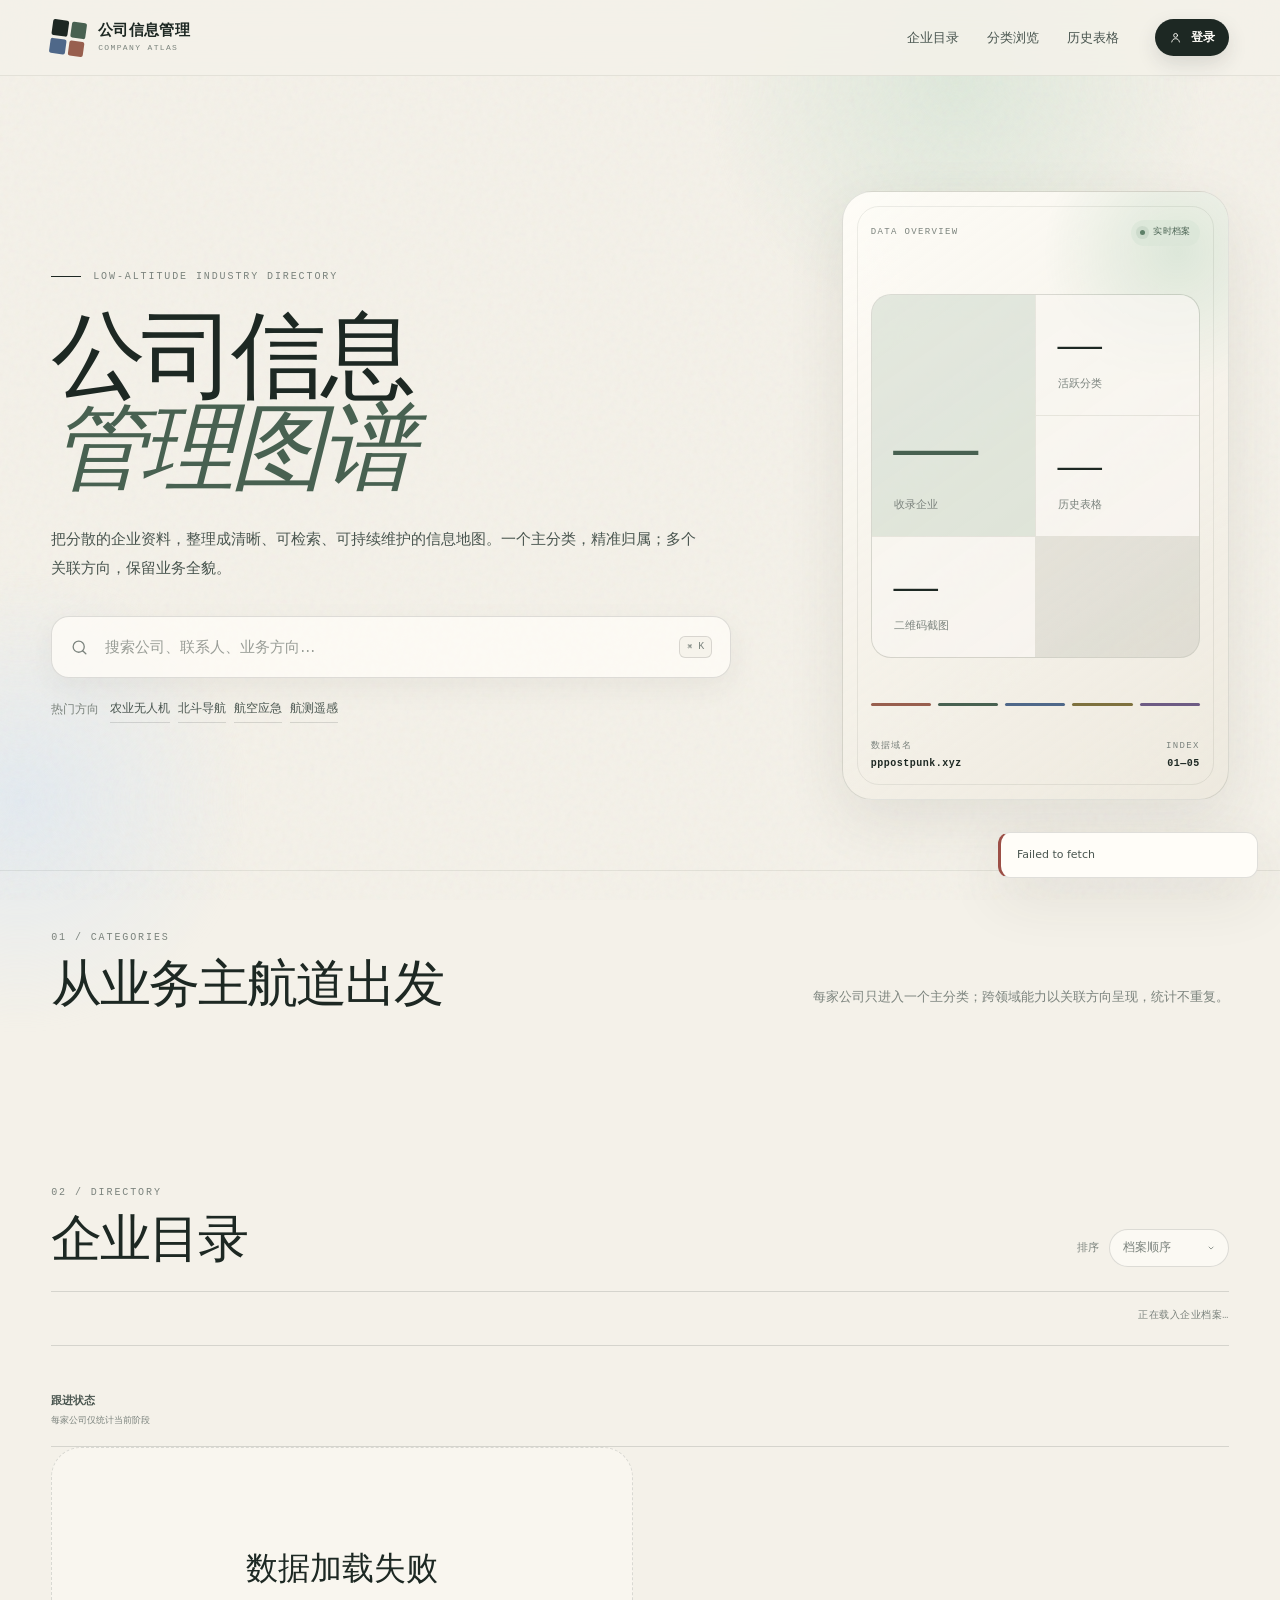
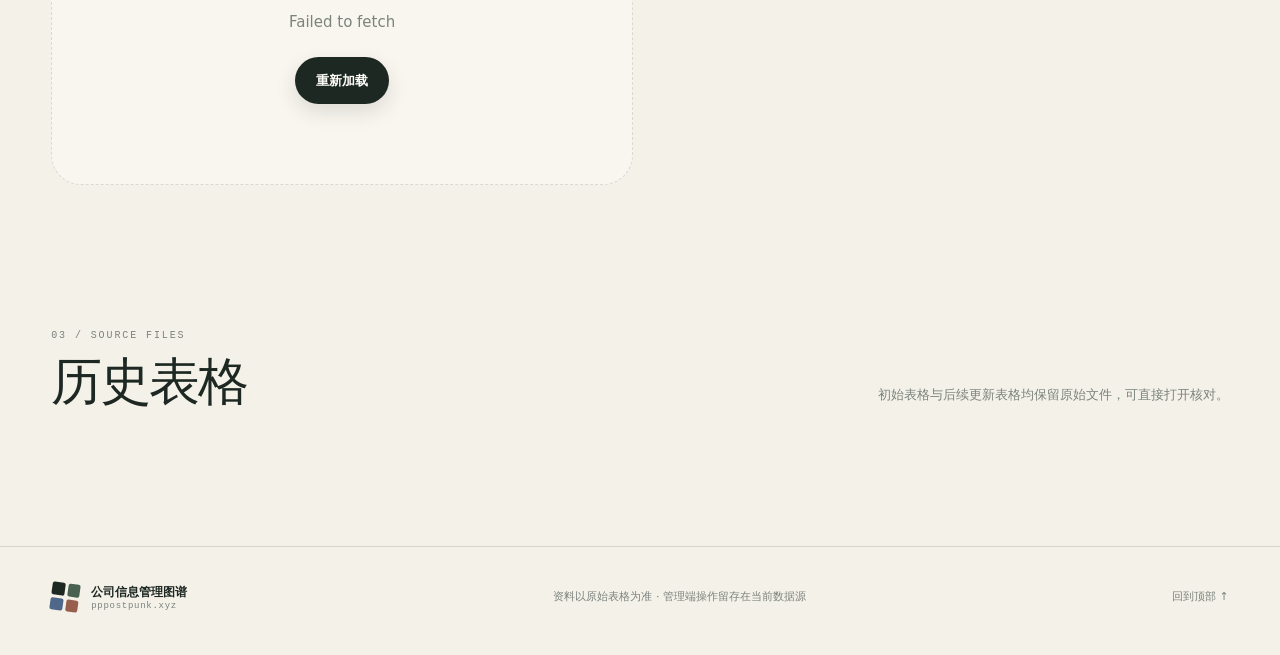
<file: index.html>
<!doctype html>
<html lang="zh-CN">
<head>
  <meta charset="utf-8">
  <meta name="viewport" content="width=device-width, initial-scale=1">
  <meta name="description" content="公司信息管理图谱：按航空应急、农业农村、工程测绘、文化旅游与低空配套分类管理企业信息。">
  <meta name="theme-color" content="#f4f1e9">
  <title>公司信息管理图谱 · pppostpunk.xyz</title>
  <link rel="icon" href="/favicon.svg" type="image/svg+xml">
  <link rel="stylesheet" href="/styles.css">
</head>
<body>
  <div class="page-grain" aria-hidden="true"></div>
  <div class="ambient ambient-one" aria-hidden="true"></div>
  <div class="ambient ambient-two" aria-hidden="true"></div>

  <svg class="svg-sprite" aria-hidden="true">
    <symbol id="icon-search" viewBox="0 0 24 24"><circle cx="11" cy="11" r="7"></circle><path d="m20 20-4-4"></path></symbol>
    <symbol id="icon-arrow" viewBox="0 0 24 24"><path d="M5 12h14M13 6l6 6-6 6"></path></symbol>
    <symbol id="icon-plus" viewBox="0 0 24 24"><path d="M12 5v14M5 12h14"></path></symbol>
    <symbol id="icon-close" viewBox="0 0 24 24"><path d="m6 6 12 12M18 6 6 18"></path></symbol>
    <symbol id="icon-user" viewBox="0 0 24 24"><circle cx="12" cy="8" r="3.5"></circle><path d="M5 20c.8-4 3.2-6 7-6s6.2 2 7 6"></path></symbol>
    <symbol id="icon-grid" viewBox="0 0 24 24"><rect x="4" y="4" width="6" height="6" rx="1"></rect><rect x="14" y="4" width="6" height="6" rx="1"></rect><rect x="4" y="14" width="6" height="6" rx="1"></rect><rect x="14" y="14" width="6" height="6" rx="1"></rect></symbol>
    <symbol id="icon-upload" viewBox="0 0 24 24"><path d="M12 16V4M7 9l5-5 5 5M5 20h14"></path></symbol>
    <symbol id="icon-users" viewBox="0 0 24 24"><circle cx="9" cy="8" r="3"></circle><path d="M3 19c.6-3.2 2.6-5 6-5s5.4 1.8 6 5M16 5.5a3 3 0 0 1 0 5.8M18 14c2 .5 3 2 3.4 4"></path></symbol>
    <symbol id="icon-edit" viewBox="0 0 24 24"><path d="m14 5 5 5M4 20l4.5-1 10-10-3.5-3.5-10 10L4 20Z"></path></symbol>
    <symbol id="icon-trash" viewBox="0 0 24 24"><path d="M4 7h16M9 7V4h6v3M7 7l1 13h8l1-13M10 11v5M14 11v5"></path></symbol>
    <symbol id="icon-link" viewBox="0 0 24 24"><path d="M10 14a4 4 0 0 0 5.7 0l3-3a4 4 0 0 0-5.7-5.7l-1.5 1.5M14 10a4 4 0 0 0-5.7 0l-3 3a4 4 0 0 0 5.7 5.7l1.5-1.5"></path></symbol>
    <symbol id="icon-qr" viewBox="0 0 24 24"><path d="M4 4h6v6H4zM14 4h6v6h-6zM4 14h6v6H4zM14 14h2v2h-2zM18 14h2v6h-4v-2M14 18h2v2h-2"></path></symbol>
    <symbol id="icon-chevron" viewBox="0 0 24 24"><path d="m8 10 4 4 4-4"></path></symbol>
  </svg>

  <header class="site-header">
    <a class="brand" href="#top" aria-label="回到顶部">
      <span class="brand-mark" aria-hidden="true"><i></i><i></i><i></i><i></i></span>
      <span class="brand-copy"><strong>公司信息管理</strong><small>COMPANY ATLAS</small></span>
    </a>
    <nav class="main-nav" aria-label="主导航">
      <a href="#directory">企业目录</a>
      <a href="#categories">分类浏览</a>
      <a href="#history">历史表格</a>
    </nav>
    <div class="header-actions">
      <span id="adminBadge" class="admin-badge" hidden></span>
      <button id="adminBtn" class="button button-ghost button-small" type="button" hidden><svg><use href="#icon-grid"></use></svg>管理中心</button>
      <button id="loginBtn" class="button button-ink button-small" type="button"><svg><use href="#icon-user"></use></svg>登录</button>
      <button id="logoutBtn" class="button button-ghost button-small" type="button" hidden>退出</button>
    </div>
  </header>
  <main id="top">
    <section class="hero">
      <div class="hero-copy">
        <div class="eyebrow"><span></span>LOW-ALTITUDE INDUSTRY DIRECTORY</div>
        <h1>公司信息<br><em>管理图谱</em></h1>
        <p class="hero-lead">把分散的企业资料，整理成清晰、可检索、可持续维护的信息地图。一个主分类，精准归属；多个关联方向，保留业务全貌。</p>
        <div class="hero-search">
          <svg><use href="#icon-search"></use></svg>
          <input id="searchInput" type="search" placeholder="搜索公司、联系人、业务方向…" autocomplete="off" aria-label="搜索公司">
          <kbd>⌘ K</kbd>
        </div>
        <div class="quick-links" aria-label="快捷搜索">
          <span>热门方向</span>
          <button type="button" data-quick-search="农业无人机">农业无人机</button>
          <button type="button" data-quick-search="北斗">北斗导航</button>
          <button type="button" data-quick-search="应急">航空应急</button>
          <button type="button" data-quick-search="航测">航测遥感</button>
        </div>
      </div>
      <aside class="hero-panel" aria-label="数据概览">
        <div class="panel-head">
          <span>DATA OVERVIEW</span>
          <span class="live-dot">实时档案</span>
        </div>
        <div class="stats-grid">
          <div class="stat-main"><strong id="statCompanies">—</strong><span>收录企业</span></div>
          <div class="stat-small"><strong id="statCategories">—</strong><span>活跃分类</span></div>
          <div class="stat-small"><strong id="statHistories">—</strong><span>历史表格</span></div>
          <div class="stat-small"><strong id="statQr">—</strong><span>二维码截图</span></div>
        </div>
        <div class="panel-track" aria-hidden="true">
          <span></span><span></span><span></span><span></span><span></span>
        </div>
        <div class="panel-foot">
          <div><span>数据域名</span><strong>pppostpunk.xyz</strong></div>
          <div class="panel-index"><span>INDEX</span><strong>01—05</strong></div>
        </div>
      </aside>
    </section>

    <section id="categories" class="section section-categories">
      <div class="section-heading">
        <div><span class="section-kicker">01 / CATEGORIES</span><h2>从业务主航道出发</h2></div>
        <p>每家公司只进入一个主分类；跨领域能力以关联方向呈现，统计不重复。</p>
      </div>
      <div id="categoryGrid" class="category-grid" aria-live="polite"></div>
    </section>

    <section id="directory" class="section section-directory">
      <div class="section-heading directory-heading">
        <div><span class="section-kicker">02 / DIRECTORY</span><h2>企业目录</h2></div>
        <div class="directory-tools">
          <label class="select-wrap"><span>排序</span><select id="sortSelect"><option value="default">档案顺序</option><option value="name">公司名称</option><option value="updated">最近更新</option></select><svg><use href="#icon-chevron"></use></svg></label>
          <button id="clearFilterBtn" class="button button-ghost button-small" type="button" hidden>清除筛选</button>
        </div>
      </div>
      <div class="filter-row">
        <div id="categoryTabs" class="category-tabs" role="tablist" aria-label="分类筛选"></div>
        <div id="resultMeta" class="result-meta" aria-live="polite">正在载入企业档案…</div>
      </div>
      <div class="followup-filter-row">
        <div class="followup-filter-label"><span>跟进状态</span><small>每家公司仅统计当前阶段</small></div>
        <div id="followupTabs" class="followup-tabs" role="tablist" aria-label="跟进状态筛选"></div>
      </div>
      <div id="companyGrid" class="company-grid" aria-live="polite"></div>
      <div id="emptyState" class="empty-state" hidden>
        <span>NOTHING FOUND</span>
        <h3>没有找到匹配的企业</h3>
        <p>尝试缩短关键词，或者切换到其他分类。</p>
        <button id="emptyResetBtn" class="button button-ink" type="button">查看全部企业</button>
      </div>
    </section>

    <section id="history" class="section section-history">
      <div class="section-heading">
        <div><span class="section-kicker">03 / SOURCE FILES</span><h2>历史表格</h2></div>
        <p>初始表格与后续更新表格均保留原始文件，可直接打开核对。</p>
      </div>
      <div id="historyList" class="history-list" aria-live="polite"></div>
    </section>
  </main>
  <footer class="site-footer">
    <div class="footer-brand"><span class="brand-mark small" aria-hidden="true"><i></i><i></i><i></i><i></i></span><div><strong>公司信息管理图谱</strong><span>pppostpunk.xyz</span></div></div>
    <p>资料以原始表格为准 · 管理端操作留存在当前数据源</p>
    <a href="#top">回到顶部 ↑</a>
  </footer>

  <div id="loginModal" class="modal" role="dialog" aria-modal="true" aria-labelledby="loginTitle" hidden>
    <div class="modal-backdrop" data-close-modal="loginModal"></div>
    <div class="modal-card login-card">
      <button class="modal-close" type="button" data-close-modal="loginModal" aria-label="关闭"><svg><use href="#icon-close"></use></svg></button>
      <span class="section-kicker">ADMIN ACCESS</span>
      <h2 id="loginTitle">管理员登录</h2>
      <p>登录后可添加、修改、删除公司信息，导入新表格并创建其他管理员。</p>
      <form id="loginForm" class="form-stack">
        <label class="field"><span>账号</span><input name="username" type="text" autocomplete="username" required maxlength="50" placeholder="请输入管理员账号"></label>
        <label class="field"><span>密码</span><input name="password" type="password" autocomplete="current-password" required maxlength="100" placeholder="请输入密码"></label>
        <p id="loginError" class="form-error" hidden></p>
        <button class="button button-ink button-wide" type="submit">进入管理端 <svg><use href="#icon-arrow"></use></svg></button>
      </form>
      <div class="login-note"><span>初始管理员</span><strong>陈钰</strong></div>
    </div>
  </div>

  <div id="detailModal" class="modal detail-modal" role="dialog" aria-modal="true" aria-labelledby="detailTitle" hidden>
    <div class="modal-backdrop" data-close-modal="detailModal"></div>
    <div class="modal-card detail-card">
      <button class="modal-close" type="button" data-close-modal="detailModal" aria-label="关闭"><svg><use href="#icon-close"></use></svg></button>
      <div id="detailContent"></div>
    </div>
  </div>

  <div id="editorModal" class="modal editor-modal" role="dialog" aria-modal="true" aria-labelledby="editorTitle" hidden>
    <div class="modal-backdrop" data-close-modal="editorModal"></div>
    <div class="modal-card editor-card">
      <button class="modal-close" type="button" data-close-modal="editorModal" aria-label="关闭"><svg><use href="#icon-close"></use></svg></button>
      <div class="editor-head"><span class="section-kicker">COMPANY EDITOR</span><h2 id="editorTitle">新增公司</h2><p>所有字段保存到当前数据库。公司名称将作为去重依据。</p></div>
      <form id="companyForm" class="company-form">
        <input type="hidden" name="id">
        <div class="form-grid">
          <label class="field field-span-2"><span>公司名称 *</span><input name="name" type="text" required maxlength="200" placeholder="请输入完整公司名称"></label>
          <label class="field"><span>主分类 *</span><select name="category" id="editorCategory" required></select></label>
          <label class="field"><span>联系人</span><input name="contact" type="text" maxlength="100" placeholder="姓名"></label>
          <label class="field"><span>联系电话</span><input name="phone" type="text" maxlength="300" placeholder="电话 / 邮箱 / WhatsApp"></label>
          <label class="field"><span>所在地区</span><input name="region" type="text" maxlength="100" placeholder="例如：广东 · 深圳"></label><label class="field"><span>企业属性</span><input name="companyStatus" type="text" maxlength="100" placeholder="例如：A股上市 · 300022"></label><label class="field"><span>官网或资料链接</span><input name="website" type="url" maxlength="1000" placeholder="https://"></label>
          <label class="field field-span-2"><span>公司定位</span><textarea name="positioning" rows="5" maxlength="6000" placeholder="主营业务、核心产品、低空相关能力…"></textarea></label>
          <label class="field field-span-2"><span>备注</span><textarea name="notes" rows="3" maxlength="6000" placeholder="股权关系、补充说明等"></textarea></label>
          <label class="field field-span-2"><span>关联分类</span><input name="relatedCategories" type="text" maxlength="300" placeholder="用逗号分隔，例如：政务巡检，应急救援"></label><label class="field field-span-2"><span>关联方向标签</span><input name="relatedTags" type="text" maxlength="300" placeholder="用逗号分隔，例如：航空应急，低空物流"></label><label class="field field-span-2"><span>分类依据</span><textarea name="classificationBasis" rows="3" maxlength="500" placeholder="说明为什么归入当前主要分类"></textarea></label><label class="field field-span-2"><span>信息来源</span><textarea name="sources" rows="3" placeholder="每行一条，格式：来源名称 | https://来源链接"></textarea></label>
        </div>
        <div class="qr-upload-block">
          <div><span class="field-label">二维码截图</span><p>支持从本地补充多张截图，保存后会展示在企业详情中。</p></div>
          <label class="button button-ghost button-small upload-trigger"><svg><use href="#icon-upload"></use></svg>上传图片<input id="qrFileInput" type="file" accept="image/*" hidden></label>
        </div>
        <div id="editorQrList" class="editor-qr-list"></div>
        <p id="companyFormError" class="form-error" hidden></p>
        <div class="form-actions"><button class="button button-ghost" type="button" data-close-modal="editorModal">取消</button><button class="button button-ink" type="submit">保存公司信息</button></div>
      </form>
    </div>
  </div>
  <div id="adminModal" class="modal admin-modal" role="dialog" aria-modal="true" aria-labelledby="adminTitle" hidden>
    <div class="modal-backdrop" data-close-modal="adminModal"></div>
    <div class="modal-card admin-card">
      <button class="modal-close" type="button" data-close-modal="adminModal" aria-label="关闭"><svg><use href="#icon-close"></use></svg></button>
      <div class="admin-head">
        <div><span class="section-kicker">CONTROL ROOM</span><h2 id="adminTitle">信息管理中心</h2><p id="adminWelcome">维护企业档案、融合新表格与管理管理员账号。</p></div>
        <button id="newCompanyBtn" class="button button-ink button-small" type="button"><svg><use href="#icon-plus"></use></svg>新增公司</button>
      </div>
      <div class="admin-tabs" role="tablist" aria-label="管理功能">
        <button class="admin-tab is-active" type="button" data-admin-tab="companies"><svg><use href="#icon-grid"></use></svg>企业维护</button>
        <button class="admin-tab" type="button" data-admin-tab="import"><svg><use href="#icon-upload"></use></svg>表格导入</button>
        <button class="admin-tab" type="button" data-admin-tab="admins"><svg><use href="#icon-users"></use></svg>管理员</button>
      </div>
      <div class="admin-panels">
        <section id="adminCompaniesPanel" class="admin-panel">
          <div class="admin-toolbar"><label class="inline-search"><svg><use href="#icon-search"></use></svg><input id="adminSearchInput" type="search" placeholder="在企业档案中搜索…"></label><span id="adminCompanyCount" class="subtle-text"></span></div>
          <div id="adminCompanyList" class="admin-company-list"></div>
        </section>
        <section id="adminImportPanel" class="admin-panel" hidden>
          <div class="import-intro">
            <div><span class="section-kicker">SMART MERGE</span><h3>上传公司表格并自动更新网站</h3><p>无需下载模板。直接上传现有公司信息表，系统自动识别公司名称、联系方式、定位、网址和分类，自动提取二维码图片。新公司会插入网站，同名公司会更新，文件内重复公司默认跳过。</p></div>
            <div class="import-badges"><span>XLSX / CSV</span><span>自动分类</span><span>同名去重</span><span>图片提取</span></div>
          </div>
          <form id="importForm" class="import-drop" enctype="multipart/form-data">
            <input id="importFileInput" name="file" type="file" accept=".xlsx,.csv" required hidden>
            <label for="importFileInput" class="drop-target"><span class="drop-icon"><svg><use href="#icon-upload"></use></svg></span><strong id="importFileLabel">选择或拖入企业表格</strong><small>支持 .xlsx / .csv，单个文件不超过 50MB</small></label>
            <div class="import-title-row"><label class="field"><span>历史表格标题（可选）</span><input id="importTitle" type="text" maxlength="120" placeholder="例如：11 月企业补充表"></label><button class="button button-ink" type="submit">自动识别并更新网站</button></div>
          </form>
          <div id="importPreview" class="import-preview" hidden></div>
        </section>
        <section id="adminAdminsPanel" class="admin-panel" hidden>
          <div class="admins-layout">
            <div><div class="panel-title-row"><h3>现有管理员</h3><span class="subtle-text">仅登录后可查看</span></div><div id="adminList" class="admin-list"></div></div>
            <div class="new-admin-card"><span class="section-kicker">NEW ADMIN</span><h3>添加管理员</h3><p>新账号拥有企业管理与导入权限，请使用独立密码。</p><form id="adminForm" class="form-stack"><label class="field"><span>管理员名称</span><input name="username" type="text" minlength="2" maxlength="30" required placeholder="至少 2 个字符"></label><label class="field"><span>密码</span><input name="password" type="password" minlength="6" maxlength="100" required placeholder="至少 6 个字符"></label><p id="adminFormError" class="form-error" hidden></p><button class="button button-ink button-wide" type="submit">创建管理员</button></form><div class="card-divider"></div><h3>修改我的密码</h3><p>建议上线后立即修改初始密码，新密码至少 8 个字符。</p><form id="passwordForm" class="form-stack"><label class="field"><span>当前密码</span><input name="currentPassword" type="password" autocomplete="current-password" required maxlength="100"></label><label class="field"><span>新密码</span><input name="newPassword" type="password" autocomplete="new-password" minlength="8" maxlength="100" required placeholder="至少 8 个字符"></label><p id="passwordFormError" class="form-error" hidden></p><button class="button button-ghost button-wide" type="submit">更新密码</button></form></div>
          </div>
        </section>
      </div>
    </div>
  </div>

  <div id="confirmModal" class="modal confirm-modal" role="dialog" aria-modal="true" aria-labelledby="confirmTitle" hidden>
    <div class="modal-backdrop" data-close-modal="confirmModal"></div>
    <div class="modal-card confirm-card"><span class="section-kicker">PLEASE CONFIRM</span><h2 id="confirmTitle">确认操作</h2><p id="confirmText"></p><div class="form-actions"><button id="confirmCancelBtn" class="button button-ghost" type="button">取消</button><button id="confirmOkBtn" class="button button-danger" type="button">确认删除</button></div></div>
  </div>

  <div id="toastRegion" class="toast-region" aria-live="polite" aria-atomic="true"></div>
  <script src="/config.js" defer></script>
  <script src="/import-parser.js" defer></script>
  <script src="/app.js" defer></script>
</body>
</html>
</file>
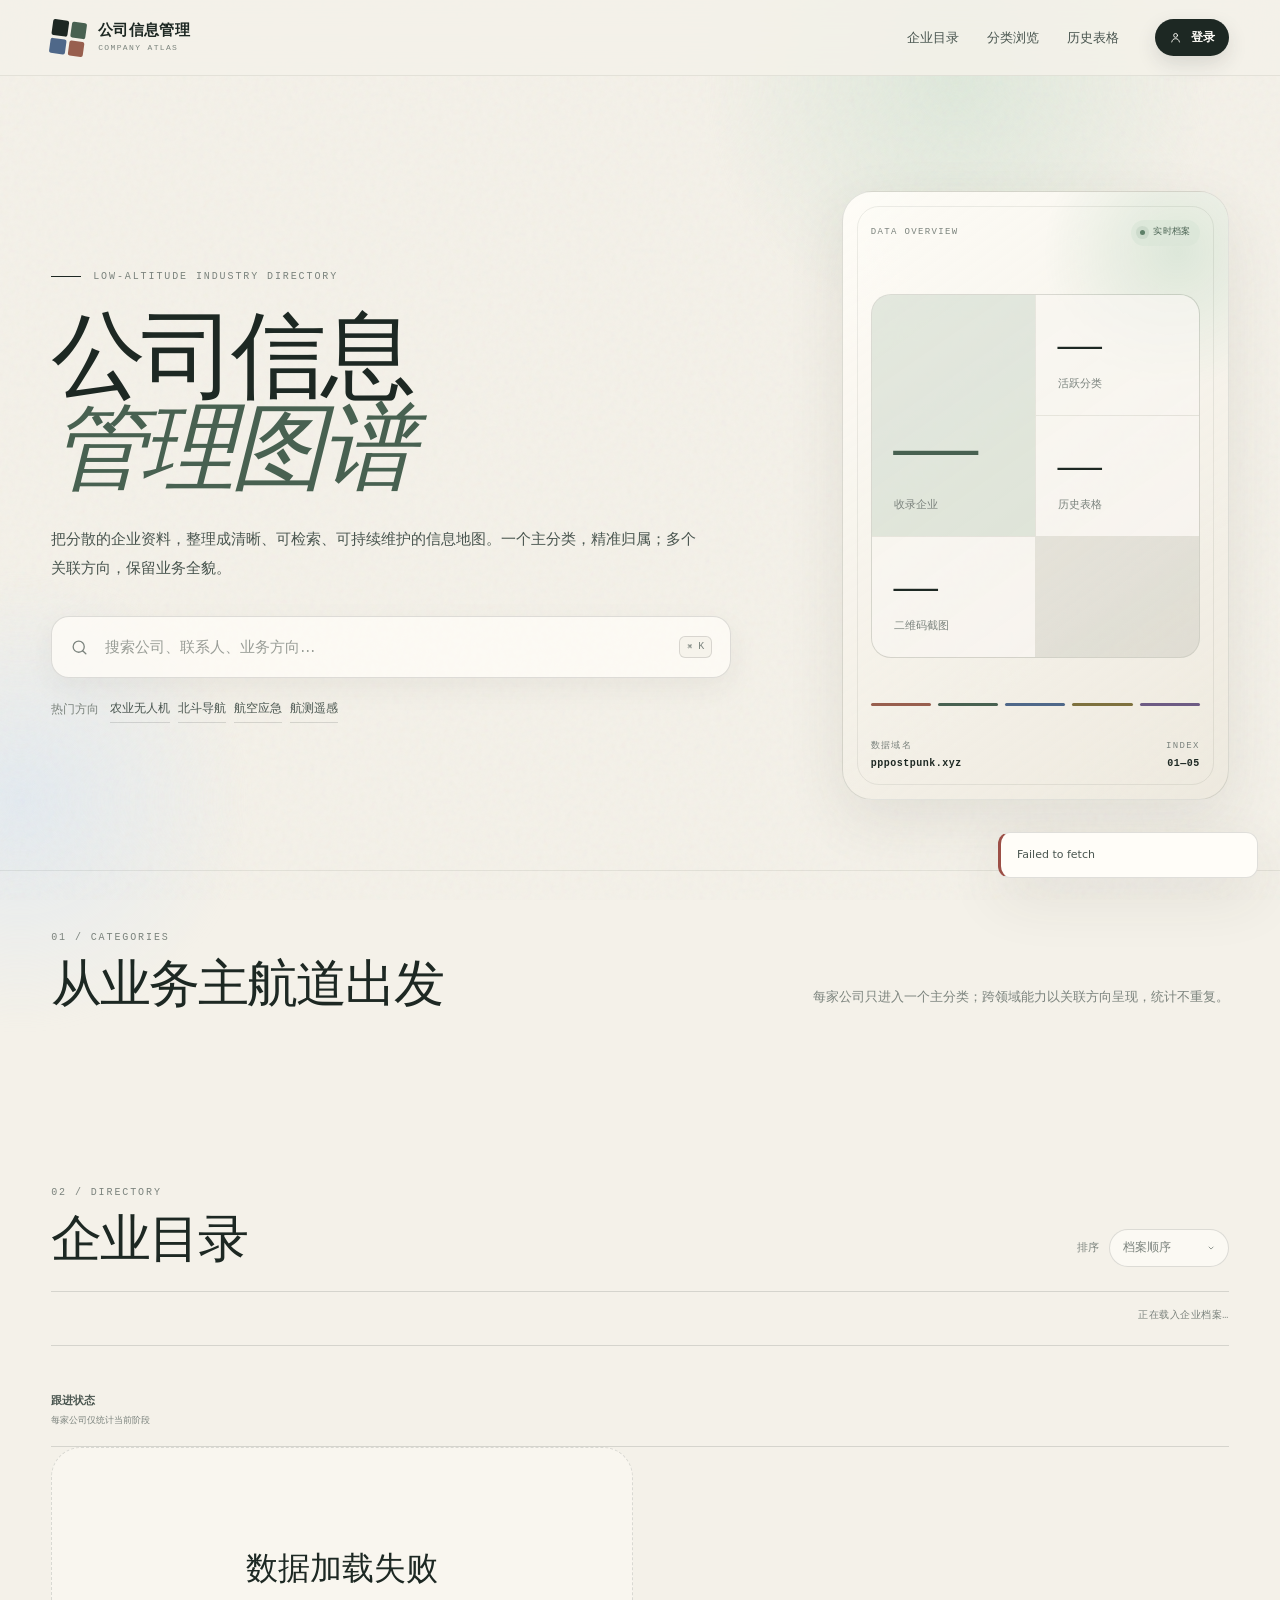
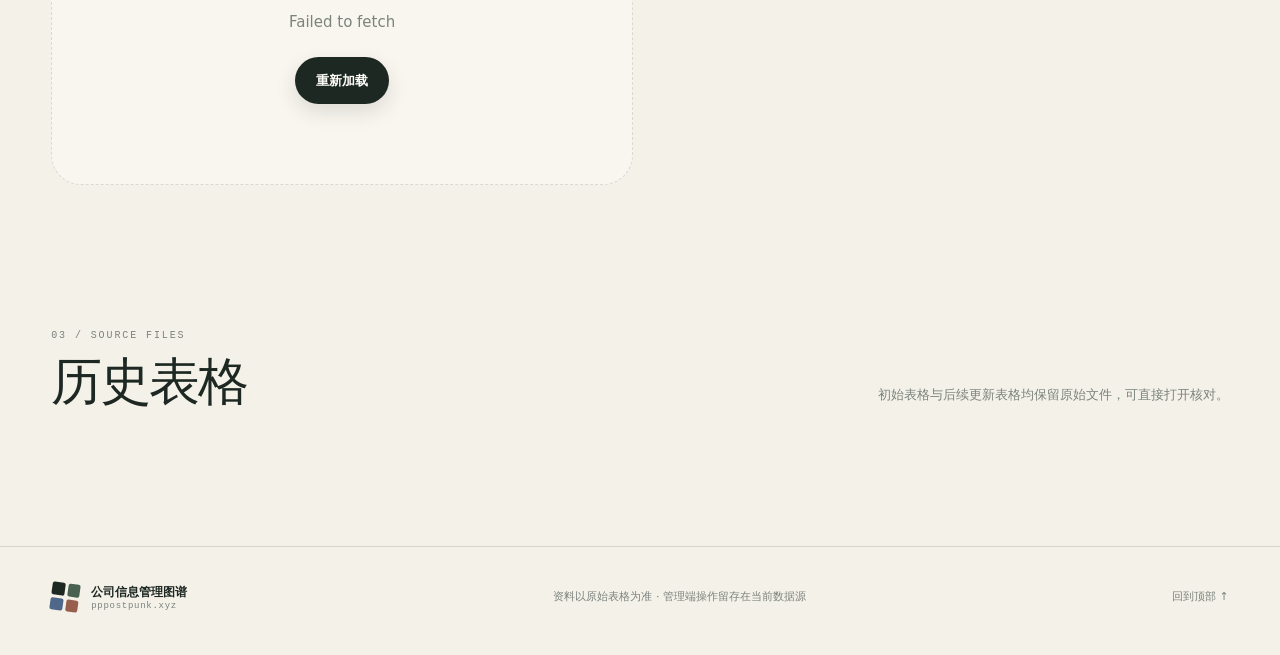
<file: admin-import.html>
<!doctype html>
<html lang="zh-CN">
<head>
  <meta charset="utf-8">
  <meta name="viewport" content="width=device-width, initial-scale=1">
  <meta http-equiv="refresh" content="0; url=/?admin=import">
  <title>管理员表格导入</title>
</head>
<body>
  <p>正在进入管理员表格导入，请稍候……</p>
  <p><a href="/?admin=import">如果没有自动跳转，请点击这里</a></p>
</body>
</html>
</file>
<file: styles.css>
:root {
  --paper: #f4f1e9;
  --paper-deep: #ebe6da;
  --surface: rgba(255, 253, 248, .86);
  --surface-solid: #fffdf8;
  --ink: #1d2823;
  --ink-soft: #49554f;
  --muted: #7b837d;
  --line: rgba(29, 40, 35, .14);
  --line-soft: rgba(29, 40, 35, .08);
  --green: #dbe6d8;
  --green-ink: #486151;
  --blue: #dce7f3;
  --blue-ink: #4f6889;
  --coral: #f1dcd3;
  --coral-ink: #985f4e;
  --gold: #eee7c8;
  --gold-ink: #7e713e;
  --violet: #e7dff0;
  --violet-ink: #6d5b84;
  --teal: #dceceb;
  --teal-ink: #4b7674;
  --rose: #f0dedf;
  --rose-ink: #8f5d68;
  --danger: #9c4f46;
  --shadow: 0 20px 60px rgba(58, 58, 48, .09);
  --shadow-soft: 0 10px 30px rgba(58, 58, 48, .06);
  --radius-xl: 30px;
  --radius-lg: 22px;
  --radius-md: 16px;
  --serif: "Songti SC", "STSong", "Noto Serif CJK SC", Georgia, serif;
  --sans: "PingFang SC", "Microsoft YaHei", "Noto Sans CJK SC", system-ui, sans-serif;
  --mono: "SFMono-Regular", Consolas, "Liberation Mono", monospace;
}

* { box-sizing: border-box; }
html { scroll-behavior: smooth; scroll-padding-top: 96px; }
body {
  margin: 0;
  color: var(--ink);
  background: var(--paper);
  font-family: var(--sans);
  font-size: 15px;
  line-height: 1.65;
  -webkit-font-smoothing: antialiased;
}
body.modal-open { overflow: hidden; }
button, input, select, textarea { font: inherit; color: inherit; }
button { cursor: pointer; }
a { color: inherit; text-decoration: none; }
svg { width: 1.1em; height: 1.1em; fill: none; stroke: currentColor; stroke-width: 1.65; stroke-linecap: round; stroke-linejoin: round; }
.svg-sprite { position: absolute; width: 0; height: 0; overflow: hidden; }
[hidden] { display: none !important; }
::selection { background: #d9e3d6; color: var(--ink); }

.page-grain {
  position: fixed; inset: 0; z-index: -1; pointer-events: none; opacity: .28;
  background-image: url("data:image/svg+xml,%3Csvg viewBox='0 0 180 180' xmlns='http://www.w3.org/2000/svg'%3E%3Cfilter id='n'%3E%3CfeTurbulence type='fractalNoise' baseFrequency='.9' numOctaves='3' stitchTiles='stitch'/%3E%3C/filter%3E%3Crect width='100%25' height='100%25' filter='url(%23n)' opacity='.16'/%3E%3C/svg%3E");
}
.ambient { position: fixed; z-index: -2; border-radius: 999px; filter: blur(6px); pointer-events: none; }
.ambient-one { width: 520px; height: 520px; top: -180px; right: 5%; background: radial-gradient(circle, rgba(217, 230, 216, .8), transparent 68%); }
.ambient-two { width: 460px; height: 460px; top: 570px; left: -210px; background: radial-gradient(circle, rgba(220, 231, 243, .68), transparent 70%); }

.site-header {
  position: sticky; top: 0; z-index: 30; height: 76px; padding: 0 clamp(20px, 4vw, 64px);
  display: flex; align-items: center; gap: 36px;
  background: rgba(244, 241, 233, .86); border-bottom: 1px solid var(--line-soft);
  backdrop-filter: blur(18px); -webkit-backdrop-filter: blur(18px);
}
.brand { display: flex; align-items: center; gap: 13px; min-width: max-content; }
.brand-mark { width: 34px; height: 34px; display: grid; grid-template-columns: 1fr 1fr; gap: 3px; transform: rotate(8deg); }
.brand-mark i { display: block; border-radius: 2px; background: var(--ink); }
.brand-mark i:nth-child(2) { background: var(--green-ink); }
.brand-mark i:nth-child(3) { background: var(--blue-ink); }
.brand-mark i:nth-child(4) { background: var(--coral-ink); }
.brand-mark.small { width: 28px; height: 28px; }
.brand-copy { display: flex; flex-direction: column; line-height: 1.2; }
.brand-copy strong { font-size: 15px; letter-spacing: .02em; }
.brand-copy small { color: var(--muted); font: 8px/1.4 var(--mono); letter-spacing: .17em; margin-top: 3px; }
.main-nav { display: flex; align-items: center; gap: 28px; margin-left: auto; color: var(--ink-soft); font-size: 13px; }
.main-nav a { position: relative; padding: 8px 0; }
.main-nav a::after { content: ""; position: absolute; left: 0; right: 100%; bottom: 3px; height: 1px; background: var(--ink); transition: right .25s ease; }
.main-nav a:hover::after { right: 0; }
.header-actions { display: flex; align-items: center; gap: 9px; }
.admin-badge { display: inline-flex; align-items: center; gap: 7px; color: var(--ink-soft); font-size: 12px; padding: 6px 10px; border-radius: 999px; background: rgba(219, 230, 216, .62); }
.admin-badge::before { content: ""; width: 6px; height: 6px; border-radius: 50%; background: #64816d; box-shadow: 0 0 0 4px rgba(100, 129, 109, .13); }

.button {
  border: 1px solid transparent; border-radius: 999px; padding: 12px 20px; display: inline-flex; align-items: center; justify-content: center; gap: 8px;
  font-size: 13px; font-weight: 650; letter-spacing: .01em; transition: transform .2s ease, box-shadow .2s ease, background .2s ease, border-color .2s ease;
}
.button:hover { transform: translateY(-1px); }
.button:active { transform: translateY(0); }
.button:disabled { opacity: .55; cursor: not-allowed; transform: none; }
.button svg { flex: 0 0 auto; }
.button-ink { color: #fffdf8; background: var(--ink); box-shadow: 0 8px 20px rgba(29, 40, 35, .13); }
.button-ink:hover { background: #2c3b34; box-shadow: 0 12px 24px rgba(29, 40, 35, .18); }
.button-ghost { border-color: var(--line); background: rgba(255, 253, 248, .54); color: var(--ink); }
.button-ghost:hover { background: var(--surface-solid); border-color: rgba(29, 40, 35, .24); }
.button-small { padding: 8px 13px; font-size: 12px; }
.button-wide { width: 100%; padding: 14px 20px; }
.button-danger { background: var(--danger); color: #fff; }
.hero {
  min-height: 650px; max-width: 1500px; margin: 0 auto; padding: clamp(74px, 9vw, 132px) clamp(20px, 4vw, 64px) 70px;
  display: grid; grid-template-columns: minmax(0, 1.28fr) minmax(360px, .72fr); gap: clamp(50px, 8vw, 120px); align-items: center;
}
.eyebrow, .section-kicker { color: var(--muted); font: 10px/1.5 var(--mono); letter-spacing: .19em; text-transform: uppercase; }
.eyebrow { display: flex; align-items: center; gap: 12px; margin-bottom: 26px; }
.eyebrow span { width: 30px; height: 1px; background: var(--ink); }
.hero h1 { margin: 0; font-family: var(--serif); font-weight: 500; font-size: clamp(58px, 7.4vw, 108px); line-height: .98; letter-spacing: -.055em; }
.hero h1 em { color: var(--green-ink); font-weight: 400; }
.hero-lead { max-width: 650px; margin: 30px 0 34px; color: var(--ink-soft); font-size: clamp(15px, 1.2vw, 17px); line-height: 1.85; }
.hero-search {
  max-width: 680px; height: 62px; display: flex; align-items: center; gap: 14px; padding: 0 18px;
  background: rgba(255, 253, 248, .76); border: 1px solid var(--line); border-radius: 18px; box-shadow: var(--shadow-soft); transition: box-shadow .25s ease, border-color .25s ease;
}
.hero-search:focus-within { border-color: rgba(72, 97, 81, .46); box-shadow: 0 14px 34px rgba(58, 58, 48, .1), 0 0 0 4px rgba(219, 230, 216, .35); }
.hero-search > svg { width: 19px; height: 19px; color: var(--muted); }
.hero-search input { flex: 1; min-width: 0; border: 0; outline: 0; background: transparent; font-size: 15px; }
.hero-search input::placeholder { color: #999d97; }
.hero-search kbd { color: var(--muted); font: 10px/1 var(--mono); padding: 5px 7px; border: 1px solid var(--line); border-radius: 6px; background: rgba(244, 241, 233, .8); }
.quick-links { display: flex; flex-wrap: wrap; align-items: center; gap: 8px; margin-top: 18px; font-size: 12px; }
.quick-links span { color: var(--muted); margin-right: 3px; }
.quick-links button { border: 0; border-bottom: 1px solid var(--line); background: none; padding: 3px 0; color: var(--ink-soft); }
.quick-links button:hover { color: var(--ink); border-color: var(--ink); }

.hero-panel {
  position: relative; overflow: hidden; min-height: 480px; padding: 28px; border: 1px solid rgba(29, 40, 35, .12); border-radius: var(--radius-xl);
  background: linear-gradient(145deg, rgba(255, 253, 248, .92), rgba(235, 230, 218, .68)); box-shadow: var(--shadow);
}
.hero-panel::before { content: ""; position: absolute; width: 280px; height: 280px; right: -90px; top: -80px; border-radius: 50%; background: radial-gradient(circle, rgba(219, 230, 216, .95), rgba(219, 230, 216, 0) 68%); }
.hero-panel::after { content: ""; position: absolute; inset: 14px; border: 1px solid var(--line-soft); border-radius: 22px; pointer-events: none; }
.panel-head, .panel-foot { position: relative; z-index: 1; display: flex; justify-content: space-between; align-items: center; font: 9px/1.5 var(--mono); letter-spacing: .15em; color: var(--muted); }
.live-dot { display: inline-flex; align-items: center; gap: 8px; letter-spacing: .04em; padding: 6px 9px; border-radius: 999px; background: rgba(219, 230, 216, .7); color: var(--green-ink); }
.live-dot::before { content: ""; width: 5px; height: 5px; border-radius: 50%; background: #5e8068; box-shadow: 0 0 0 4px rgba(94, 128, 104, .12); }
.stats-grid { position: relative; z-index: 1; display: grid; grid-template-columns: 1fr 1fr; gap: 1px; margin: 48px 0 45px; background: var(--line-soft); border: 1px solid var(--line-soft); border-radius: 20px; overflow: hidden; }
.stats-grid > div { min-height: 120px; padding: 22px; background: rgba(255, 253, 248, .7); display: flex; flex-direction: column; justify-content: flex-end; }
.stat-main { grid-row: span 2; min-height: 241px !important; background: rgba(219, 230, 216, .52) !important; }
.stats-grid strong { font-family: var(--serif); font-size: 44px; font-weight: 500; line-height: 1; letter-spacing: -.05em; }
.stat-main strong { font-size: 84px; color: var(--green-ink); }
.stats-grid span { color: var(--muted); font-size: 11px; margin-top: 9px; }
.panel-track { position: relative; z-index: 1; display: grid; grid-template-columns: repeat(5, 1fr); gap: 7px; margin-bottom: 34px; }
.panel-track span { height: 3px; border-radius: 2px; background: var(--line); }
.panel-track span:nth-child(1) { background: var(--coral-ink); }
.panel-track span:nth-child(2) { background: var(--green-ink); }
.panel-track span:nth-child(3) { background: var(--blue-ink); }
.panel-track span:nth-child(4) { background: var(--gold-ink); }
.panel-track span:nth-child(5) { background: var(--violet-ink); }
.panel-foot { align-items: flex-end; }
.panel-foot > div { display: flex; flex-direction: column; gap: 3px; }
.panel-foot strong { color: var(--ink); font-size: 10px; letter-spacing: .05em; }
.panel-index { text-align: right; }
.section { max-width: 1500px; margin: 0 auto; padding: 64px clamp(20px, 4vw, 64px); }
.section-heading { display: flex; justify-content: space-between; align-items: flex-end; gap: 30px; margin-bottom: 36px; }
.section-heading h2 { margin: 8px 0 0; font-family: var(--serif); font-size: clamp(34px, 4vw, 54px); font-weight: 500; letter-spacing: -.04em; line-height: 1.1; }
.section-heading > p { max-width: 430px; margin: 0 0 4px; text-align: right; color: var(--muted); font-size: 13px; line-height: 1.8; }
.section-categories { padding-top: 52px; padding-bottom: 50px; border-top: 1px solid var(--line-soft); }
.category-grid { display: grid; grid-template-columns: repeat(5, minmax(0, 1fr)); gap: 12px; }
.category-card {
  position: relative; min-height: 218px; padding: 22px; border: 1px solid var(--line); border-radius: var(--radius-lg); background: rgba(255, 253, 248, .6);
  display: flex; flex-direction: column; text-align: left; overflow: hidden; transition: transform .25s ease, box-shadow .25s ease, background .25s ease;
}
.category-card:hover { transform: translateY(-4px); box-shadow: var(--shadow-soft); background: var(--surface-solid); }
.category-card::after { content: ""; position: absolute; width: 100px; height: 100px; border-radius: 50%; right: -30px; bottom: -35px; background: var(--category-soft); opacity: .75; transition: transform .35s ease; }
.category-card:hover::after { transform: scale(1.2); }
.category-card-top { display: flex; justify-content: space-between; align-items: center; gap: 10px; }
.category-code { color: var(--category-ink); font: 10px/1 var(--mono); letter-spacing: .14em; }
.category-count { min-width: 28px; height: 28px; padding: 0 8px; border-radius: 999px; background: var(--category-soft); color: var(--category-ink); display: grid; place-items: center; font: 12px/1 var(--mono); }
.category-card h3 { position: relative; z-index: 1; margin: auto 0 10px; font-family: var(--serif); font-size: 24px; font-weight: 500; letter-spacing: -.03em; }
.category-card p { position: relative; z-index: 1; margin: 0; min-height: 42px; color: var(--muted); font-size: 11px; line-height: 1.75; }
.category-card .category-open { position: relative; z-index: 1; margin-top: 14px; display: flex; align-items: center; justify-content: space-between; color: var(--category-ink); font: 10px/1 var(--mono); letter-spacing: .1em; }
.category-card .category-open svg { width: 15px; transition: transform .2s ease; }
.category-card:hover .category-open svg { transform: translateX(4px); }
.category-coral { --category-soft: var(--coral); --category-ink: var(--coral-ink); }
.category-green { --category-soft: var(--green); --category-ink: var(--green-ink); }
.category-blue { --category-soft: var(--blue); --category-ink: var(--blue-ink); }
.category-gold { --category-soft: var(--gold); --category-ink: var(--gold-ink); }
.category-violet { --category-soft: var(--violet); --category-ink: var(--violet-ink); }
.category-teal { --category-soft: var(--teal); --category-ink: var(--teal-ink); }
.category-rose { --category-soft: var(--rose); --category-ink: var(--rose-ink); }

.section-directory { padding-top: 80px; }
.directory-heading { margin-bottom: 24px; }
.directory-tools { display: flex; align-items: center; gap: 10px; }
.select-wrap { position: relative; display: flex; align-items: center; gap: 10px; color: var(--muted); font-size: 11px; }
.select-wrap select { appearance: none; min-width: 120px; height: 38px; padding: 0 34px 0 13px; border: 1px solid var(--line); border-radius: 999px; outline: none; background: rgba(255, 253, 248, .62); font-size: 12px; }
.select-wrap svg { position: absolute; right: 12px; pointer-events: none; }
.filter-row { display: flex; justify-content: space-between; align-items: center; gap: 20px; padding: 16px 0 22px; border-top: 1px solid var(--line); border-bottom: 1px solid var(--line); margin-bottom: 24px; }
.category-tabs { display: flex; flex-wrap: wrap; gap: 6px; }
.category-tab { border: 1px solid transparent; border-radius: 999px; padding: 8px 13px; background: transparent; color: var(--ink-soft); font-size: 12px; }
.category-tab:hover { border-color: var(--line); }
.category-tab.is-active { color: var(--ink); background: var(--surface-solid); border-color: var(--line); box-shadow: 0 4px 14px rgba(58, 58, 48, .05); }
.category-tab span { margin-left: 5px; color: var(--muted); font: 10px/1 var(--mono); }
.result-meta { flex: 0 0 auto; color: var(--muted); font: 10px/1.5 var(--mono); letter-spacing: .05em; }
.company-grid { display: grid; grid-template-columns: repeat(2, minmax(0, 1fr)); gap: 14px; }
.company-card {
  --card-soft: var(--green); --card-ink: var(--green-ink);
  position: relative; min-height: 300px; padding: 28px 30px 24px; border: 1px solid var(--line); border-radius: var(--radius-lg);
  background: rgba(255, 253, 248, .7); display: flex; flex-direction: column; overflow: hidden; cursor: pointer;
  transition: transform .25s ease, box-shadow .25s ease, border-color .25s ease, background .25s ease;
}
.company-card:hover { transform: translateY(-4px); background: var(--surface-solid); border-color: rgba(29, 40, 35, .22); box-shadow: var(--shadow); }
.company-card::before { content: ""; position: absolute; left: 0; top: 24px; bottom: 24px; width: 3px; border-radius: 0 4px 4px 0; background: var(--card-ink); opacity: .72; }
.company-card.category-coral { --card-soft: var(--coral); --card-ink: var(--coral-ink); }
.company-card.category-green { --card-soft: var(--green); --card-ink: var(--green-ink); }
.company-card.category-blue { --card-soft: var(--blue); --card-ink: var(--blue-ink); }
.company-card.category-gold { --card-soft: var(--gold); --card-ink: var(--gold-ink); }
.company-card.category-violet { --card-soft: var(--violet); --card-ink: var(--violet-ink); }
.company-card.category-teal { --card-soft: var(--teal); --card-ink: var(--teal-ink); }
.company-card.category-rose { --card-soft: var(--rose); --card-ink: var(--rose-ink); }
.company-card-top { display: flex; justify-content: space-between; align-items: flex-start; gap: 20px; }
.company-index { color: var(--muted); font: 10px/1 var(--mono); letter-spacing: .11em; }
.category-pill { display: inline-flex; align-items: center; gap: 6px; padding: 6px 10px; border-radius: 999px; background: var(--card-soft); color: var(--card-ink); font-size: 10px; font-weight: 650; }
.category-pill::before { content: ""; width: 5px; height: 5px; border-radius: 50%; background: currentColor; }
.company-card h3 { margin: 23px 0 13px; max-width: 90%; font-family: var(--serif); font-size: clamp(22px, 2vw, 29px); font-weight: 600; line-height: 1.35; letter-spacing: -.035em; }
.company-card h3 span { background: linear-gradient(transparent 68%, var(--card-soft) 68%); }
.company-meta { display: flex; flex-wrap: wrap; gap: 8px 18px; color: var(--ink-soft); font-size: 11px; padding-bottom: 17px; border-bottom: 1px solid var(--line-soft); }
.company-meta span { display: inline-flex; align-items: center; gap: 6px; }
.company-meta i { width: 4px; height: 4px; border-radius: 50%; background: var(--muted); }
.company-position { display: -webkit-box; -webkit-line-clamp: 3; -webkit-box-orient: vertical; overflow: hidden; margin: 17px 0 16px; color: var(--ink-soft); font-size: 12px; line-height: 1.85; }
.company-tags { display: flex; flex-wrap: wrap; gap: 6px; margin-top: auto; }
.company-tags span { padding: 5px 8px; border-radius: 6px; border: 1px solid var(--line-soft); color: var(--muted); font-size: 9px; }
.company-card-foot { display: flex; justify-content: space-between; align-items: center; gap: 15px; margin-top: 20px; padding-top: 16px; border-top: 1px solid var(--line-soft); color: var(--card-ink); font: 10px/1 var(--mono); letter-spacing: .08em; }
.company-card-foot .qr-note { display: inline-flex; align-items: center; gap: 5px; color: var(--muted); }
.company-card-foot .open-note { display: inline-flex; align-items: center; gap: 6px; }
.company-card-foot svg { width: 15px; transition: transform .2s ease; }
.company-card:hover .open-note svg { transform: translateX(4px); }
.empty-state { text-align: center; padding: 80px 20px; border: 1px dashed var(--line); border-radius: var(--radius-xl); background: rgba(255, 253, 248, .42); }
.empty-state > span { color: var(--muted); font: 10px/1 var(--mono); letter-spacing: .16em; }
.empty-state h3 { margin: 14px 0 8px; font-family: var(--serif); font-size: 32px; font-weight: 500; }
.empty-state p { color: var(--muted); margin-bottom: 22px; }
.section-history { padding-top: 72px; padding-bottom: 100px; }
.history-list { display: grid; gap: 10px; }
.history-item { display: grid; grid-template-columns: 42px minmax(0, 1fr) auto auto; align-items: center; gap: 24px; min-height: 92px; padding: 18px 22px; border: 1px solid var(--line); border-radius: var(--radius-md); background: rgba(255, 253, 248, .62); transition: background .2s ease, border-color .2s ease; }
.history-item:hover { background: var(--surface-solid); border-color: rgba(29, 40, 35, .22); }
.history-number { width: 36px; height: 36px; display: grid; place-items: center; border-radius: 10px; background: var(--paper-deep); color: var(--muted); font: 10px/1 var(--mono); }
.history-copy h3 { margin: 0 0 4px; font-size: 14px; font-weight: 650; }
.history-copy p { margin: 0; color: var(--muted); font-size: 11px; }
.history-count { color: var(--muted); font: 10px/1 var(--mono); white-space: nowrap; }
.history-link { display: inline-flex; align-items: center; gap: 7px; color: var(--green-ink); font-size: 11px; font-weight: 650; white-space: nowrap; }
.history-link svg { width: 14px; }
.site-footer { max-width: 1500px; margin: 0 auto; padding: 30px clamp(20px, 4vw, 64px) 38px; border-top: 1px solid var(--line); display: flex; justify-content: space-between; align-items: center; gap: 30px; color: var(--muted); font-size: 11px; }
.footer-brand { display: flex; align-items: center; gap: 12px; color: var(--ink); }
.footer-brand > div { display: flex; flex-direction: column; line-height: 1.45; }
.footer-brand strong { font-size: 12px; }
.footer-brand span:not(.brand-mark) { color: var(--muted); font: 9px/1 var(--mono); letter-spacing: .08em; }
.site-footer a:hover { color: var(--ink); }

.modal { position: fixed; inset: 0; z-index: 100; display: grid; place-items: center; padding: 20px; }
.modal-backdrop { position: absolute; inset: 0; background: rgba(37, 43, 39, .28); backdrop-filter: blur(8px); -webkit-backdrop-filter: blur(8px); animation: fadeIn .2s ease; }
.modal-card { position: relative; z-index: 1; width: min(620px, 100%); max-height: calc(100vh - 40px); overflow: auto; padding: 36px; border: 1px solid rgba(29, 40, 35, .12); border-radius: var(--radius-xl); background: var(--surface-solid); box-shadow: 0 30px 100px rgba(29, 40, 35, .2); animation: modalIn .28s cubic-bezier(.2,.8,.2,1); }
.modal-close { position: absolute; top: 18px; right: 18px; z-index: 3; width: 36px; height: 36px; display: grid; place-items: center; border: 1px solid var(--line); border-radius: 50%; background: rgba(255, 253, 248, .8); }
.modal-close:hover { background: var(--paper-deep); }
@keyframes fadeIn { from { opacity: 0; } }
@keyframes modalIn { from { opacity: 0; transform: translateY(14px) scale(.985); } }
.login-card { width: min(460px, 100%); }
.login-card h2, .editor-head h2, .confirm-card h2 { margin: 9px 0 8px; font-family: var(--serif); font-size: 38px; font-weight: 500; letter-spacing: -.04em; }
.login-card > p, .editor-head p { color: var(--muted); font-size: 12px; line-height: 1.8; }
.login-card form { margin-top: 25px; }
.login-note { display: flex; justify-content: space-between; margin-top: 22px; padding-top: 18px; border-top: 1px solid var(--line-soft); color: var(--muted); font-size: 11px; }
.login-note strong { color: var(--ink); }
.form-stack { display: grid; gap: 15px; }
.field { display: flex; flex-direction: column; gap: 7px; }
.field > span, .field-label { color: var(--ink-soft); font-size: 11px; font-weight: 650; }
.field input, .field select, .field textarea, .inline-search input { width: 100%; border: 1px solid var(--line); border-radius: 10px; outline: 0; background: rgba(244, 241, 233, .48); padding: 11px 13px; transition: border-color .2s ease, box-shadow .2s ease, background .2s ease; }
.field textarea { resize: vertical; min-height: 84px; line-height: 1.7; }
.field input:focus, .field select:focus, .field textarea:focus, .inline-search:focus-within { border-color: rgba(72, 97, 81, .55); background: var(--surface-solid); box-shadow: 0 0 0 4px rgba(219, 230, 216, .34); }
.field input::placeholder, .field textarea::placeholder { color: #a1a49e; }
.form-error { margin: 0; padding: 9px 11px; border-radius: 8px; background: #f5e4df; color: var(--danger); font-size: 11px; }
.form-actions { display: flex; justify-content: flex-end; gap: 9px; margin-top: 24px; }
.detail-card { width: min(1050px, 100%); padding: 0; overflow: auto; }
.detail-hero { position: relative; padding: 46px 48px 36px; border-bottom: 1px solid var(--line); background: linear-gradient(125deg, var(--detail-soft, var(--green)), rgba(255, 253, 248, .76) 68%); }
.detail-hero::after { content: attr(data-index); position: absolute; right: 44px; bottom: 18px; font-family: var(--serif); font-size: 98px; line-height: 1; color: rgba(29, 40, 35, .055); }
.detail-category { display: inline-flex; align-items: center; gap: 7px; padding: 7px 11px; border-radius: 999px; background: rgba(255, 253, 248, .68); color: var(--detail-ink, var(--green-ink)); font-size: 10px; font-weight: 700; }
.detail-hero h2 { position: relative; z-index: 1; max-width: 780px; margin: 18px 0 10px; font-family: var(--serif); font-size: clamp(32px, 4vw, 52px); font-weight: 600; line-height: 1.24; letter-spacing: -.045em; }
.detail-sub { color: var(--ink-soft); font-size: 12px; }
.detail-body { display: grid; grid-template-columns: minmax(0, 1.45fr) minmax(260px, .55fr); gap: 36px; padding: 36px 48px 44px; }
.detail-section + .detail-section { margin-top: 30px; }
.detail-section h3, .panel-title-row h3, .new-admin-card h3, .import-intro h3 { margin: 0 0 12px; font-family: var(--serif); font-size: 22px; font-weight: 500; letter-spacing: -.02em; }
.detail-section p { margin: 0; color: var(--ink-soft); font-size: 13px; line-height: 1.95; white-space: pre-wrap; }
.detail-facts { display: grid; gap: 1px; border: 1px solid var(--line-soft); border-radius: 16px; background: var(--line-soft); overflow: hidden; }
.detail-fact { padding: 15px 16px; background: var(--surface-solid); }
.detail-fact span { display: block; margin-bottom: 4px; color: var(--muted); font-size: 9px; letter-spacing: .07em; text-transform: uppercase; }
.detail-fact strong, .detail-fact a { color: var(--ink); font-size: 12px; font-weight: 550; line-height: 1.6; word-break: break-word; }
.detail-fact a { color: var(--blue-ink); text-decoration: underline; text-underline-offset: 3px; }
.detail-tags { display: flex; flex-wrap: wrap; gap: 7px; margin-top: 12px; }
.detail-tags span { border: 1px solid var(--line); border-radius: 7px; padding: 6px 9px; color: var(--ink-soft); font-size: 10px; }
.detail-qr-grid { display: grid; grid-template-columns: repeat(auto-fill, minmax(180px, 1fr)); gap: 10px; margin-top: 12px; }
.detail-qr-grid a { display: block; padding: 10px; border: 1px solid var(--line); border-radius: 14px; background: var(--paper); }
.detail-qr-grid img { display: block; width: 100%; height: auto; border-radius: 8px; }
.detail-actions { display: flex; flex-wrap: wrap; gap: 8px; margin-top: 24px; padding-top: 20px; border-top: 1px solid var(--line-soft); }
.detail-source { margin-top: 18px; padding: 16px; border: 1px solid var(--line); border-radius: 14px; background: rgba(244, 241, 233, .58); }
.detail-source span { display: block; color: var(--muted); font-size: 9px; letter-spacing: .1em; }
.detail-source a { display: inline-flex; align-items: center; gap: 6px; margin-top: 5px; color: var(--green-ink); font-size: 11px; font-weight: 650; }
.detail-coral { --detail-soft: var(--coral); --detail-ink: var(--coral-ink); }
.detail-green { --detail-soft: var(--green); --detail-ink: var(--green-ink); }
.detail-blue { --detail-soft: var(--blue); --detail-ink: var(--blue-ink); }
.detail-gold { --detail-soft: var(--gold); --detail-ink: var(--gold-ink); }
.detail-violet { --detail-soft: var(--violet); --detail-ink: var(--violet-ink); }
.detail-teal { --detail-soft: var(--teal); --detail-ink: var(--teal-ink); }
.detail-rose { --detail-soft: var(--rose); --detail-ink: var(--rose-ink); }

.editor-card { width: min(840px, 100%); }
.form-grid { display: grid; grid-template-columns: 1fr 1fr; gap: 15px; }
.field-span-2 { grid-column: span 2; }
.qr-upload-block { display: flex; justify-content: space-between; align-items: center; gap: 20px; margin-top: 22px; padding: 18px; border: 1px dashed var(--line); border-radius: 14px; background: rgba(244, 241, 233, .45); }
.qr-upload-block p { margin: 4px 0 0; color: var(--muted); font-size: 10px; }
.upload-trigger { cursor: pointer; flex: 0 0 auto; }
.editor-qr-list { display: flex; flex-wrap: wrap; gap: 9px; margin-top: 12px; }
.editor-qr-item { position: relative; width: 95px; height: 95px; padding: 5px; border: 1px solid var(--line); border-radius: 10px; background: var(--paper); }
.editor-qr-item img { width: 100%; height: 100%; object-fit: cover; border-radius: 6px; }
.editor-qr-item button { position: absolute; top: -6px; right: -6px; width: 21px; height: 21px; border: 1px solid var(--line); border-radius: 50%; background: var(--surface-solid); display: grid; place-items: center; }
.editor-qr-item button svg { width: 11px; }
.admin-card { width: min(1180px, 100%); padding: 0; overflow: hidden; }
.admin-head { display: flex; justify-content: space-between; align-items: flex-end; gap: 24px; padding: 34px 38px 22px; border-bottom: 1px solid var(--line); }
.admin-head h2 { margin: 8px 0 4px; font-family: var(--serif); font-size: 38px; font-weight: 500; letter-spacing: -.04em; }
.admin-head p { margin: 0; color: var(--muted); font-size: 11px; }
.admin-tabs { display: flex; gap: 4px; padding: 13px 38px 0; border-bottom: 1px solid var(--line); }
.admin-tab { display: inline-flex; align-items: center; gap: 7px; border: 0; border-bottom: 2px solid transparent; background: none; padding: 10px 13px 12px; color: var(--muted); font-size: 12px; }
.admin-tab.is-active { color: var(--ink); border-bottom-color: var(--ink); }
.admin-panels { max-height: calc(100vh - 260px); overflow: auto; padding: 22px 38px 34px; }
.admin-toolbar { display: flex; justify-content: space-between; align-items: center; gap: 20px; margin-bottom: 14px; }
.inline-search { position: relative; width: min(380px, 100%); display: flex; align-items: center; }
.inline-search svg { position: absolute; left: 12px; color: var(--muted); }
.inline-search input { padding-left: 37px; border-radius: 999px; font-size: 12px; }
.subtle-text { color: var(--muted); font-size: 10px; }
.admin-company-list { display: grid; gap: 7px; }
.admin-company-row { display: grid; grid-template-columns: minmax(0, 1fr) 110px 118px auto; align-items: center; gap: 15px; padding: 13px 15px; border: 1px solid var(--line-soft); border-radius: 12px; background: rgba(255, 253, 248, .56); }
.admin-company-name { min-width: 0; }
.admin-company-name strong { display: block; overflow: hidden; text-overflow: ellipsis; white-space: nowrap; font-size: 12px; }
.admin-company-name span { color: var(--muted); font-size: 9px; }
.admin-company-category { color: var(--ink-soft); font-size: 10px; }
.admin-row-actions { display: flex; gap: 5px; }
.icon-button { width: 30px; height: 30px; border: 1px solid var(--line); border-radius: 8px; background: var(--surface-solid); display: grid; place-items: center; }
.icon-button:hover { background: var(--paper-deep); }
.icon-button.danger:hover { color: var(--danger); border-color: #e0c1bb; }
.icon-button svg { width: 14px; }

.import-intro { display: flex; justify-content: space-between; align-items: flex-start; gap: 28px; margin-bottom: 18px; }
.import-intro p { max-width: 780px; margin: 6px 0 0; color: var(--muted); font-size: 11px; line-height: 1.8; }
.import-badges { display: flex; flex-wrap: wrap; gap: 5px; }
.import-badges span { padding: 5px 8px; border-radius: 999px; background: var(--paper-deep); color: var(--ink-soft); font: 8px/1 var(--mono); }
.import-drop { display: grid; gap: 14px; padding: 18px; border: 1px solid var(--line); border-radius: 18px; background: rgba(244, 241, 233, .4); }
.drop-target { min-height: 150px; display: flex; flex-direction: column; align-items: center; justify-content: center; gap: 6px; border: 1px dashed rgba(29, 40, 35, .22); border-radius: 14px; background: rgba(255, 253, 248, .48); cursor: pointer; }
.drop-target:hover, .drop-target.is-dragging { background: var(--surface-solid); border-color: rgba(29, 40, 35, .35); }
.drop-icon { width: 42px; height: 42px; display: grid; place-items: center; border-radius: 50%; background: var(--green); color: var(--green-ink); }
.drop-icon svg { width: 19px; }
.drop-target strong { font-size: 13px; }
.drop-target small { color: var(--muted); font-size: 10px; }
.import-title-row { display: grid; grid-template-columns: minmax(0, 1fr) auto; gap: 12px; align-items: end; }
.import-preview { margin-top: 18px; border: 1px solid var(--line); border-radius: 16px; overflow: hidden; }
.import-preview-head { padding: 15px 18px; display: flex; justify-content: space-between; align-items: center; gap: 20px; background: var(--paper-deep); }
.import-preview-head h3 { margin: 0 0 3px; font-size: 13px; }
.import-preview-head p { margin: 0; color: var(--muted); font-size: 10px; }
.import-warning { margin: 0; padding: 9px 18px; background: #f6eadf; color: #885f42; font-size: 10px; }
.import-table-wrap { max-height: 360px; overflow: auto; }
.import-table { width: 100%; border-collapse: collapse; font-size: 10px; }
.import-table th, .import-table td { padding: 10px 12px; border-bottom: 1px solid var(--line-soft); text-align: left; vertical-align: top; }
.import-table th { position: sticky; top: 0; z-index: 1; background: var(--surface-solid); color: var(--muted); font-weight: 500; white-space: nowrap; }
.import-table td:nth-child(1) { text-align: center; }
.import-table .preview-name { max-width: 260px; font-weight: 650; }
.import-table .preview-name small { display: block; margin-top: 3px; color: var(--muted); font-weight: 400; }
.import-table select { width: 110px; border: 1px solid var(--line); border-radius: 7px; padding: 6px 7px; background: var(--surface-solid); font-size: 10px; }
.dup-badge { display: inline-block; padding: 3px 6px; border-radius: 5px; background: var(--gold); color: var(--gold-ink); font-size: 8px; }
.new-badge { display: inline-block; padding: 3px 6px; border-radius: 5px; background: var(--green); color: var(--green-ink); font-size: 8px; }
.import-preview-actions { display: flex; justify-content: flex-end; gap: 8px; padding: 13px 18px; border-top: 1px solid var(--line-soft); }
.admins-layout { display: grid; grid-template-columns: minmax(0, 1fr) minmax(280px, .6fr); gap: 34px; }
.panel-title-row { display: flex; justify-content: space-between; align-items: baseline; }
.admin-list { display: grid; gap: 7px; }
.admin-person { display: flex; justify-content: space-between; align-items: center; gap: 15px; padding: 13px 15px; border: 1px solid var(--line-soft); border-radius: 12px; background: rgba(255, 253, 248, .56); }
.admin-person strong { font-size: 12px; }
.admin-person span { color: var(--muted); font-size: 9px; }
.admin-role { padding: 4px 7px; border-radius: 999px; background: var(--green); color: var(--green-ink) !important; }
.new-admin-card { padding: 22px; border: 1px solid var(--line); border-radius: 18px; background: rgba(244, 241, 233, .42); }
.new-admin-card p { margin: 0 0 16px; color: var(--muted); font-size: 10px; line-height: 1.75; }
.card-divider { height: 1px; margin: 24px 0; background: var(--line); }
.confirm-card { width: min(440px, 100%); }
.confirm-card p { color: var(--ink-soft); font-size: 12px; line-height: 1.8; }
.toast-region { position: fixed; z-index: 200; right: 22px; bottom: 22px; display: grid; gap: 8px; pointer-events: none; }
.toast { min-width: 260px; max-width: 380px; padding: 13px 16px; border: 1px solid var(--line); border-radius: 12px; background: var(--surface-solid); box-shadow: var(--shadow); color: var(--ink-soft); font-size: 11px; animation: toastIn .25s ease; }
.toast.success { border-left: 3px solid #63816c; }
.toast.error { border-left: 3px solid var(--danger); }
@keyframes toastIn { from { opacity: 0; transform: translateY(8px); } }
@media (max-width: 1180px) {
  .main-nav { gap: 18px; }
  .hero { grid-template-columns: minmax(0, 1fr) 380px; gap: 44px; }
  .category-grid { grid-template-columns: repeat(3, minmax(0, 1fr)); }
  .category-card:nth-child(4), .category-card:nth-child(5) { min-height: 185px; }
  .admin-company-row { grid-template-columns: minmax(0, 1fr) 90px auto; }
  .admin-company-row .admin-company-category { display: none; }
}
@media (max-width: 960px) {
  .main-nav { display: none; }
  .header-actions { margin-left: auto; }
  .hero { grid-template-columns: 1fr; min-height: auto; padding-top: 72px; }
  .hero-copy { max-width: 760px; }
  .hero-panel { max-width: 620px; min-height: 410px; }
  .stats-grid { margin: 35px 0; }
  .stat-main, .stats-grid > div { min-height: 105px !important; }
  .stat-main strong { font-size: 68px; }
  .company-grid { grid-template-columns: 1fr; }
  .company-card { min-height: 270px; }
  .detail-body { grid-template-columns: 1fr; }
  .detail-facts { grid-template-columns: 1fr 1fr; }
  .admins-layout { grid-template-columns: 1fr; }
}
@media (max-width: 720px) {
  .site-header { height: 68px; gap: 12px; }
  .brand-copy small { display: none; }
  .brand-copy strong { font-size: 13px; }
  .admin-badge { display: none !important; }
  .header-actions .button { padding: 8px 11px; }
  .header-actions .button svg { width: 14px; }
  .hero { padding-top: 58px; }
  .hero h1 { font-size: clamp(52px, 16vw, 78px); }
  .hero-lead { margin-top: 22px; }
  .hero-search { height: 56px; }
  .hero-search kbd { display: none; }
  .hero-panel { padding: 22px; min-height: 370px; }
  .section { padding-left: 18px; padding-right: 18px; }
  .section-heading { display: block; }
  .section-heading > p { margin-top: 14px; text-align: left; }
  .directory-tools { margin-top: 15px; }
  .filter-row { display: block; }
  .result-meta { margin-top: 12px; }
  .category-grid { grid-template-columns: 1fr 1fr; }
  .category-card { min-height: 185px; padding: 18px; }
  .category-card h3 { font-size: 21px; }
  .company-card { padding: 24px 22px 20px; }
  .company-card h3 { max-width: 100%; }
  .history-item { grid-template-columns: 36px minmax(0, 1fr) auto; gap: 13px; }
  .history-count { display: none; }
  .history-link span { display: none; }
  .site-footer { display: block; text-align: center; }
  .footer-brand { justify-content: center; margin-bottom: 14px; }
  .site-footer > p { margin: 0 0 12px; }
  .modal { padding: 10px; }
  .modal-card { max-height: calc(100vh - 20px); padding: 26px 20px; border-radius: 22px; }
  .detail-card, .admin-card { padding: 0; }
  .detail-hero { padding: 38px 24px 28px; }
  .detail-hero::after { font-size: 68px; right: 20px; }
  .detail-body { padding: 26px 24px 32px; }
  .detail-facts { grid-template-columns: 1fr; }
  .form-grid { grid-template-columns: 1fr; }
  .field-span-2 { grid-column: span 1; }
  .qr-upload-block { display: block; }
  .qr-upload-block .upload-trigger { margin-top: 12px; }
  .admin-head { display: block; padding: 28px 20px 18px; }
  .admin-head .button { margin-top: 15px; }
  .admin-head h2 { font-size: 32px; }
  .admin-tabs { padding: 10px 20px 0; overflow-x: auto; white-space: nowrap; }
  .admin-panels { max-height: calc(100vh - 245px); padding: 18px 20px 28px; }
  .admin-company-row { grid-template-columns: minmax(0, 1fr) auto; }
  .admin-company-row .admin-company-category { display: none; }
  .import-intro { display: block; }
  .import-badges { margin-top: 12px; }
  .import-title-row { grid-template-columns: 1fr; }
  .import-title-row .button { width: 100%; }
  .import-table-wrap { max-height: 300px; }
  .import-table th:nth-child(3), .import-table td:nth-child(3) { display: none; }
  .toast-region { left: 12px; right: 12px; bottom: 12px; }
  .toast { min-width: 0; max-width: none; }
}
@media (max-width: 480px) {
  .category-grid { grid-template-columns: 1fr; }
  .category-card { min-height: 160px; }
  .stats-grid { grid-template-columns: 1fr 1fr; }
  .stat-main { grid-column: span 2; grid-row: auto; min-height: 125px !important; }
  .stat-main strong { font-size: 58px; }
  .panel-track { margin-bottom: 24px; }
  .directory-tools { justify-content: space-between; }
  .select-wrap > span { display: none; }
  .select-wrap select { min-width: 100px; }
  .company-meta { gap: 6px 12px; }
  .detail-actions .button { flex: 1; }
}
@media (prefers-reduced-motion: reduce) {
  *, *::before, *::after { scroll-behavior: auto !important; animation-duration: .01ms !important; transition-duration: .01ms !important; }
}

/* Follow-up CRM */
.card-pills { display: flex; flex-wrap: wrap; justify-content: flex-end; gap: 6px; }
.followup-badge {
  display: inline-flex; align-items: center; gap: 5px; min-height: 24px; padding: 4px 9px;
  border-radius: 999px; background: #ecece7; color: #676d68; font-size: 9px; font-weight: 650; white-space: nowrap;
}
.followup-badge i { width: 5px; height: 5px; border-radius: 50%; background: currentColor; }
.followup-badge.stage-1 { background: #e5edf5; color: #526f8e; }
.followup-badge.stage-2 { background: #e8e3f0; color: #6c5e82; }
.followup-badge.stage-3 { background: #f0e9c9; color: #7d7040; }
.followup-badge.stage-4 { background: #f2e0d5; color: #956451; }
.followup-badge.stage-5 { background: #dbe8dc; color: #4c6e56; }
.followup-badge.stage-6 { background: #d3e6d6; color: #3f6c4b; }
.detail-badge-row { display: flex; flex-wrap: wrap; align-items: center; gap: 7px; }
.detail-badge-row .followup-badge { background: rgba(255, 253, 248, .72); }
.followup-section { padding-top: 28px; border-top: 1px solid var(--line); }
.followup-title { display: flex; justify-content: space-between; align-items: baseline; gap: 20px; margin-bottom: 15px; }
.followup-title h3 { margin-bottom: 0 !important; }
.followup-title > span { color: var(--muted); font-size: 9px; }
.followup-form { padding: 18px; border: 1px solid var(--line); border-radius: 16px; background: rgba(244, 241, 233, .52); }
.followup-form-grid { display: grid; grid-template-columns: 1fr 1fr; gap: 13px; }
.followup-form-actions { display: flex; justify-content: flex-end; margin-top: 14px; }
.followup-history { display: grid; gap: 10px; margin-top: 18px; }
.followup-empty { padding: 24px; border: 1px dashed var(--line); border-radius: 14px; color: var(--muted); text-align: center; font-size: 11px; }
.followup-entry { position: relative; padding: 16px 17px; border: 1px solid var(--line-soft); border-radius: 14px; background: rgba(255, 253, 248, .68); }
.followup-entry-head { display: flex; justify-content: space-between; align-items: center; gap: 15px; }
.followup-entry-badges { display: flex; align-items: center; gap: 8px; }
.followup-sequence { color: var(--muted); font: 9px/1 var(--mono); }
.followup-entry-head time { color: var(--muted); font: 9px/1 var(--mono); }
.followup-entry-meta { display: flex; flex-wrap: wrap; gap: 8px 18px; margin-top: 10px; color: var(--muted); font-size: 9px; }
.followup-entry-copy { margin-top: 12px; }
.followup-entry-copy > span { display: block; margin-bottom: 4px; color: var(--muted); font-size: 8px; letter-spacing: .08em; }
.followup-entry-copy p { margin: 0; color: var(--ink-soft); font-size: 11px; line-height: 1.75; white-space: pre-wrap; }
.followup-entry-copy.next { padding-top: 10px; border-top: 1px dashed var(--line-soft); }
.followup-delete { display: inline-flex; align-items: center; gap: 5px; margin-top: 12px; padding: 0; border: 0; background: none; color: var(--muted); font-size: 9px; }
.followup-delete:hover { color: var(--danger); }
.followup-delete svg { width: 12px; }
@media (max-width: 720px) {
  .company-card-top { align-items: flex-start; }
  .card-pills { max-width: 62%; }
  .followup-form-grid { grid-template-columns: 1fr; }
  .followup-form-grid .field-span-2 { grid-column: span 1; }
  .followup-title { display: block; }
  .followup-title > span { display: block; margin-top: 5px; }
  .followup-entry-head { align-items: flex-start; }
}

/* Follow-up status filter */
.followup-filter-row { display: flex; align-items: flex-start; gap: 24px; padding: 15px 0 18px; border-bottom: 1px solid var(--line); }
.followup-filter-label { flex: 0 0 128px; display: flex; flex-direction: column; gap: 3px; padding-top: 7px; }
.followup-filter-label span { color: var(--ink-soft); font-size: 11px; font-weight: 700; }
.followup-filter-label small { color: var(--muted); font-size: 9px; }
.followup-tabs { display: flex; flex-wrap: wrap; gap: 6px; }
.followup-tab { display: inline-flex; align-items: center; gap: 6px; min-height: 34px; padding: 6px 11px; border: 1px solid var(--line-soft); border-radius: 9px; background: rgba(255, 253, 248, .4); color: var(--ink-soft); font-size: 10px; }
.followup-tab i { width: 6px; height: 6px; border-radius: 50%; background: #9a9f9a; }
.followup-tab span { color: var(--muted); font: 9px/1 var(--mono); }
.followup-tab:hover { background: var(--surface-solid); border-color: var(--line); }
.followup-tab.is-active { background: var(--surface-solid); border-color: rgba(29, 40, 35, .28); box-shadow: 0 4px 12px rgba(58, 58, 48, .05); color: var(--ink); }
.followup-tab.stage-1 i { background: #6b88a7; }
.followup-tab.stage-2 i { background: #806d99; }
.followup-tab.stage-3 i { background: #9b8a4d; }
.followup-tab.stage-4 i { background: #b06e58; }
.followup-tab.stage-5 i { background: #628b6d; }
.followup-tab.stage-6 i { background: #447b53; }
@media (max-width: 720px) {
  .followup-filter-row { display: block; }
  .followup-filter-label { flex: none; margin-bottom: 9px; padding-top: 0; }
}

.import-pending-note { display: flex; justify-content: space-between; gap: 20px; padding: 13px 18px; background: #f4ead0; color: #785f2f; font-size: 11px; border-bottom: 1px solid rgba(120, 95, 47, .15); }
.import-pending-note strong { font-size: 11px; }
@media (max-width: 720px) { .import-pending-note { display: block; } .import-pending-note span { display: block; margin-top: 4px; } }

/* Prominent company contact strip */
.company-contact { display: grid; grid-template-columns: .8fr 1.35fr .8fr; gap: 1px; margin: 0 0 16px; overflow: hidden; border: 1px solid var(--line-soft); border-radius: 12px; background: var(--line-soft); }
.contact-cell { min-width: 0; padding: 10px 12px; background: rgba(255, 253, 248, .72); display: flex; flex-direction: column; gap: 3px; }
.contact-cell span { color: var(--muted); font-size: 8px; letter-spacing: .08em; }
.contact-cell strong { color: var(--ink); font-size: 12px; font-weight: 700; line-height: 1.45; overflow-wrap: anywhere; }
.contact-cell.phone-cell { background: var(--card-soft); }
.contact-cell.phone-cell strong { color: var(--card-ink); font-size: 13px; }
@media (max-width: 720px) {
  .company-contact { grid-template-columns: 1fr 1fr; }
  .contact-cell.phone-cell { grid-column: span 2; }
}

.public-followup-card { display: flex; align-items: center; flex-wrap: wrap; gap: 12px; padding: 16px; border: 1px solid var(--line); border-radius: 14px; background: rgba(244, 241, 233, .5); }
.public-followup-card p { flex: 1; min-width: 220px; margin: 0; color: var(--muted); font-size: 11px; line-height: 1.7; }
</file>
